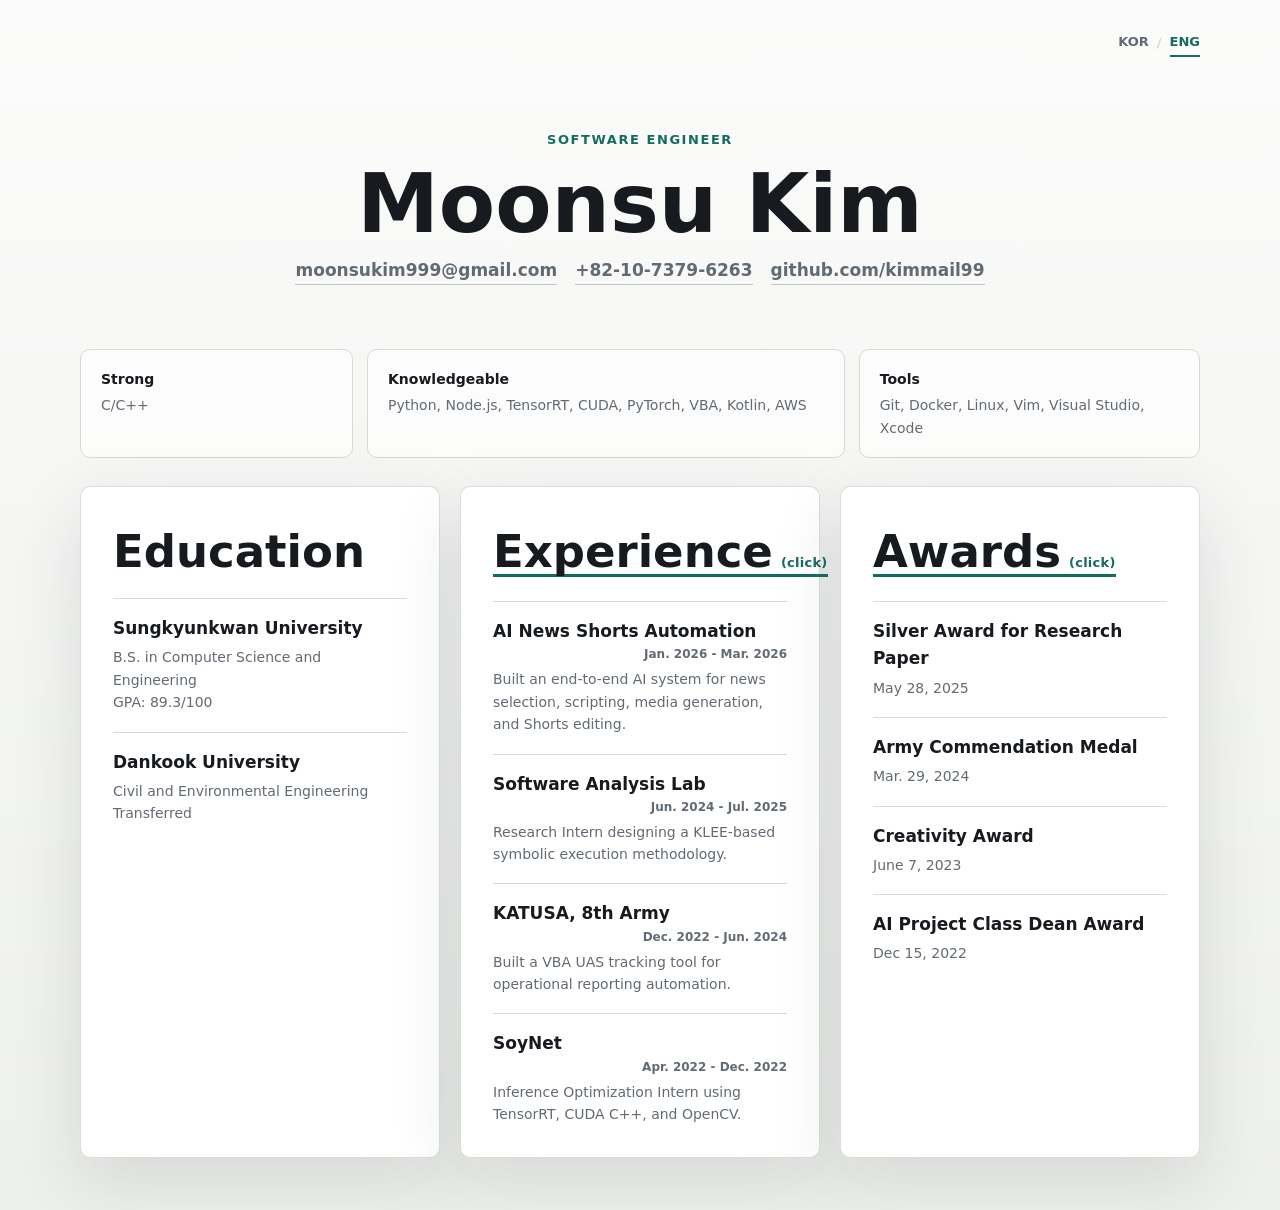
<file: index.html>
<!DOCTYPE html>
<html lang="en">
<head>
  <meta charset="UTF-8" />
  <meta name="viewport" content="width=device-width, initial-scale=1.0" />
  <meta
    name="description"
    content="Moonsu Kim, software engineer focused on AI optimization, software verification, and automation."
  />
  <title>Moonsu Kim | Software Engineer</title>
  <link rel="stylesheet" href="style.css" />
  <link rel="alternate" hreflang="ko" href="index-ko.html" />
  <link rel="alternate" hreflang="en" href="index.html" />
</head>
<body>
  <main class="home-shell">
    <nav class="language-switch" aria-label="Language">
      <a href="index-ko.html" lang="ko">KOR</a>
      <span aria-hidden="true">/</span>
      <a href="index.html" aria-current="page">ENG</a>
    </nav>
    <section class="hero-center" aria-labelledby="page-title">
      <p class="role">Software Engineer</p>
      <h1 id="page-title">Moonsu Kim</h1>
      <div class="contact-line" aria-label="Contact information">
        <a href="mailto:moonsukim999@gmail.com">moonsukim999@gmail.com</a>
        <span>+82-10-7379-6263</span>
        <a href="https://github.com/kimmail99">github.com/kimmail99</a>
      </div>
    </section>

    <section class="skills-strip" aria-label="Skills">
      <p><strong>Strong</strong> C/C++</p>
      <p><strong>Knowledgeable</strong> Python, Node.js, TensorRT, CUDA, PyTorch, VBA, Kotlin, AWS</p>
      <p><strong>Tools</strong> Git, Docker, Linux, Vim, Visual Studio, Xcode</p>
    </section>

    <section class="quick-grid" aria-label="Portfolio overview">
      <article class="feature-card education-card">
        <h2>Education</h2>
        <div class="mini-list">
            <p><strong>Sungkyunkwan University</strong><span>B.S. in Computer Science and Engineering</span><span>GPA: 89.3/100 </span></p>
            <p><strong>Dankook University</strong><span>Civil and Environmental Engineering</span><span>Transferred</span></p>
        </div>
      </article>

      <article class="feature-card">
        <h2>
          <a href="experience.html">Experience <span class="click-hint">(click)</span></a>
        </h2>
        <div class="mini-list">
          <p>
            <span class="mini-row"><strong>AI News Shorts Automation</strong><time>Jan. 2026 - Mar. 2026</time></span>
            <span>Built an end-to-end AI system for news selection, scripting, media generation, and Shorts editing.</span>
          </p>
          <p>
            <span class="mini-row"><strong>Software Analysis Lab</strong><time>Jun. 2024 - Jul. 2025</time></span>
            <span>Research Intern designing a KLEE-based symbolic execution methodology.</span>
          </p>
          <p>
            <span class="mini-row"><strong>KATUSA, 8th Army</strong><time>Dec. 2022 - Jun. 2024</time></span>
            <span>Built a VBA UAS tracking tool for operational reporting automation.</span>
          </p>
          <p>
            <span class="mini-row"><strong>SoyNet</strong><time>Apr. 2022 - Dec. 2022</time></span>
            <span>Inference Optimization Intern using TensorRT, CUDA C++, and OpenCV.</span>
          </p>
        </div>
      </article>

      <article class="feature-card">
        <h2>
          <a href="awards.html">Awards <span class="click-hint">(click)</span></a>
        </h2>
        <div class="mini-list">
          <p><strong>Silver Award for Research Paper</strong><span>May 28, 2025</span></p>
          <p><strong>Army Commendation Medal</strong><span>Mar. 29, 2024</span></p>
          <p><strong>Creativity Award</strong><span>June 7, 2023</span></p>
          <p><strong>AI Project Class Dean Award</strong><span>Dec 15, 2022</span></p>
        </div>
      </article>
    </section>
  </main>
</body>
</html>
</file>
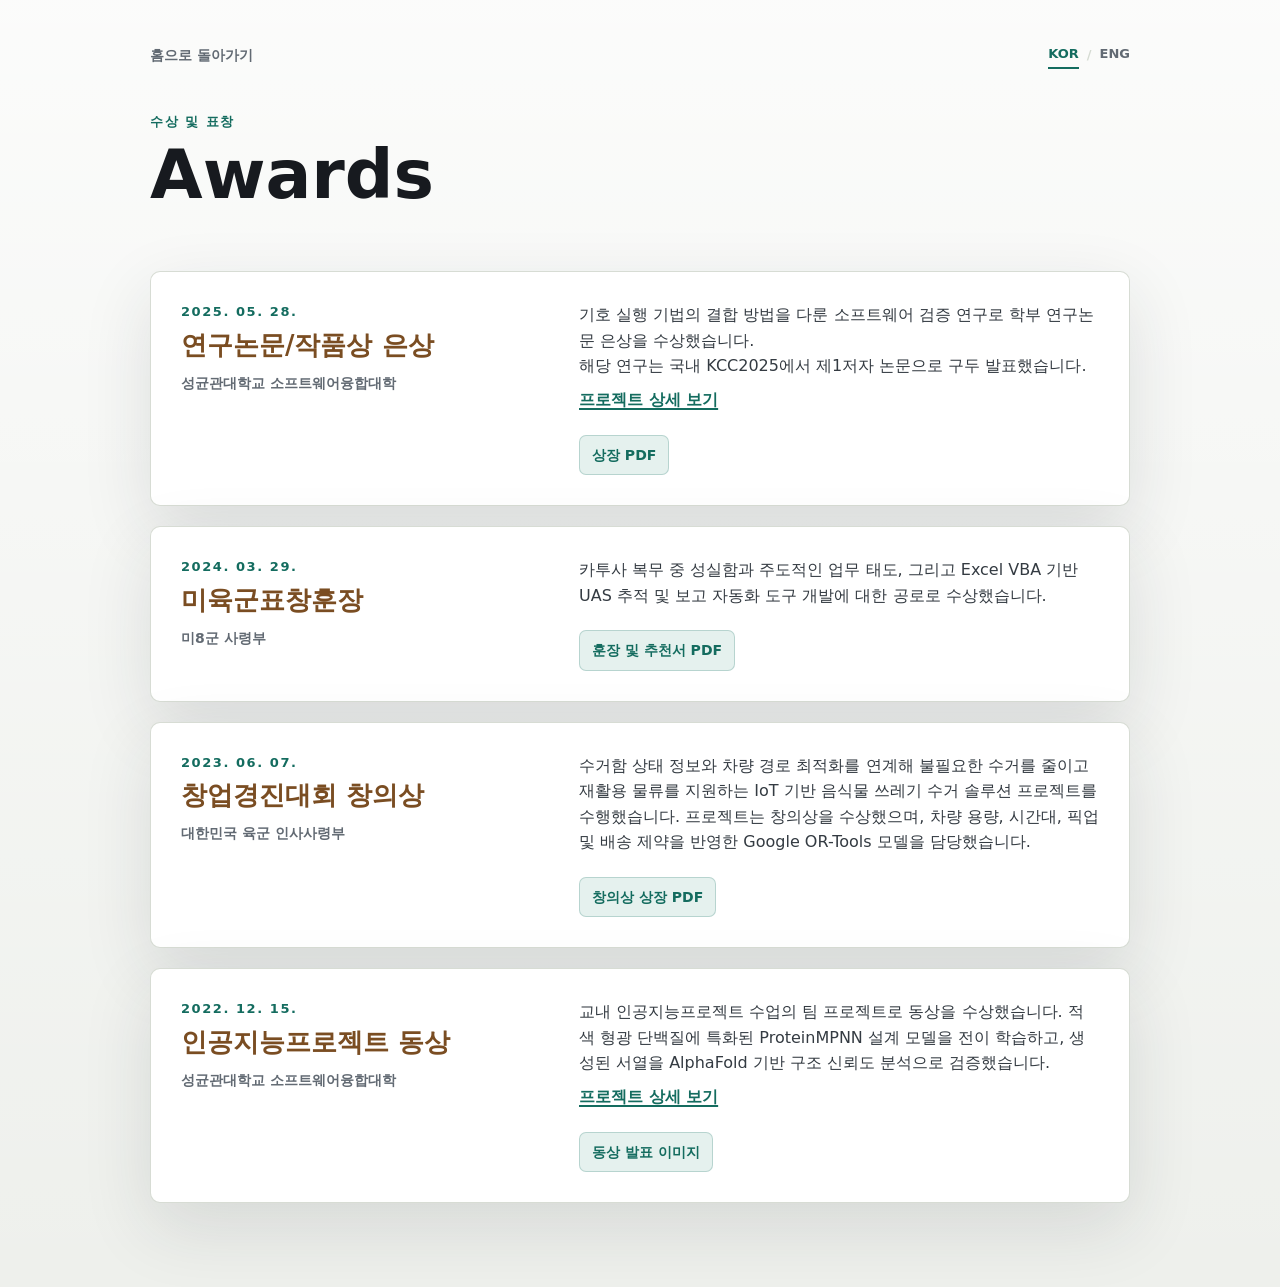
<file: awards-ko.html>
<!DOCTYPE html>
<html lang="ko">
<head>
  <meta charset="UTF-8" />
  <meta name="viewport" content="width=device-width, initial-scale=1.0" />
  <title>Awards | 김문수</title>
  <link rel="stylesheet" href="style.css" />
  <link rel="alternate" hreflang="ko" href="awards-ko.html" />
  <link rel="alternate" hreflang="en" href="awards.html" />
</head>
<body>
  <header class="page-header">
    <nav class="language-switch" aria-label="언어 선택">
      <a href="awards-ko.html" aria-current="page">KOR</a>
      <span aria-hidden="true">/</span>
      <a href="awards.html" lang="en">ENG</a>
    </nav>
    <a class="back-link" href="index-ko.html">홈으로 돌아가기</a>
    <p class="role">수상 및 표창</p>
    <h1>Awards</h1>
  </header>

  <main class="detail-shell">
    <article class="detail-card award-card">
      <div class="detail-title">
        <p class="card-kicker">2025. 05. 28.</p>
        <h2>연구논문/작품상 은상</h2>
        <span>성균관대학교 소프트웨어융합대학</span>
      </div>
      <div class="detail-body">
        <p>
          기호 실행 기법의 결합 방법을 다룬 소프트웨어 검증 연구로 학부 연구논문
          은상을 수상했습니다.<br>해당 연구는 국내 KCC2025에서 제1저자 논문으로
          구두 발표했습니다.<br>
          <a class="text-link" href="experience-ko.html#software-analysis-lab">프로젝트 상세 보기</a>
        </p>
        <div class="evidence-row">
          <a href="assets/documents/research-paper-silver-award.pdf">상장 PDF</a>
        </div>
      </div>
    </article>

    <article class="detail-card award-card">
      <div class="detail-title">
        <p class="card-kicker">2024. 03. 29.</p>
        <h2>미육군표창훈장</h2>
        <span>미8군 사령부</span>
      </div>
      <div class="detail-body">
        <p>
          카투사 복무 중 성실함과 주도적인 업무 태도, 그리고 Excel VBA 기반 UAS
          추적 및 보고 자동화 도구 개발에 대한 공로로 수상했습니다.
        </p>
        <div class="evidence-row">
          <a href="assets/documents/army-commendation-medal-and-recommendation.pdf">훈장 및 추천서 PDF</a>
        </div>
      </div>
    </article>

    <article class="detail-card award-card">
      <div class="detail-title">
        <p class="card-kicker">2023. 06. 07.</p>
        <h2>창업경진대회 창의상</h2>
        <span>대한민국 육군 인사사령부</span>
      </div>
      <div class="detail-body">
        <p>
          수거함 상태 정보와 차량 경로 최적화를 연계해 불필요한 수거를 줄이고 재활용
          물류를 지원하는 IoT 기반 음식물 쓰레기 수거 솔루션 프로젝트를 수행했습니다. 프로젝트는
          창의상을 수상했으며, 차량 용량, 시간대, 픽업 및 배송 제약을 반영한 Google
          OR-Tools 모델을 담당했습니다.
        </p>
        <div class="evidence-row">
          <a href="assets/documents/startup-competition-creativity-award.pdf">창의상 상장 PDF</a>
        </div>
      </div>
    </article>

    <article class="detail-card award-card">
      <div class="detail-title">
        <p class="card-kicker">2022. 12. 15.</p>
        <h2>인공지능프로젝트 동상</h2>
        <span>성균관대학교 소프트웨어융합대학</span>
      </div>
      <div class="detail-body">
        <p>
          교내 인공지능프로젝트 수업의 팀 프로젝트로 동상을 수상했습니다. 적색 형광
          단백질에 특화된 ProteinMPNN 설계 모델을 전이 학습하고, 생성된 서열을
          AlphaFold 기반 구조 신뢰도 분석으로 검증했습니다.<br>
          <a class="text-link" href="experience-ko.html#proteinmpnn-transfer-learning">프로젝트 상세 보기</a>
        </p>
        <div class="evidence-row">
          <a href="assets/images/ai-project-class-dean-award.png">동상 발표 이미지</a>
        </div>
      </div>
    </article>
  </main>
</body>
</html>
</file>
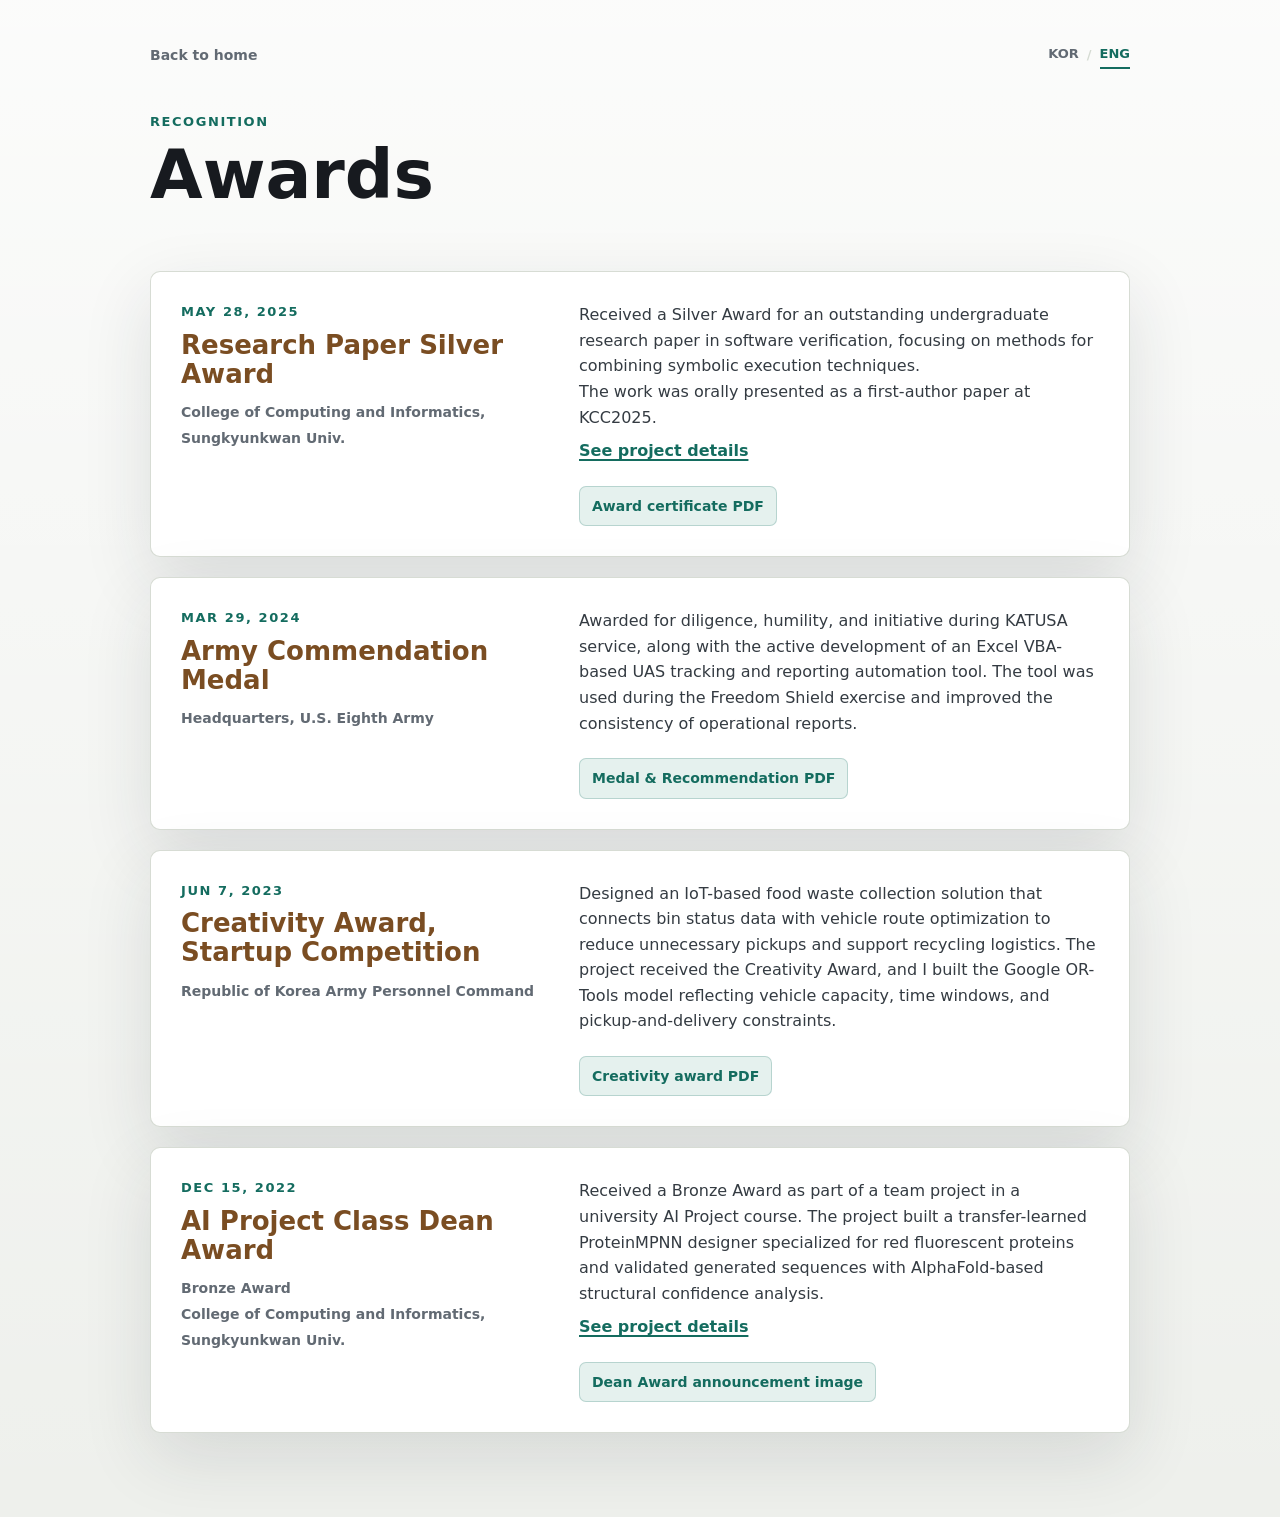
<file: awards.html>
<!DOCTYPE html>
<html lang="en">
<head>
  <meta charset="UTF-8" />
  <meta name="viewport" content="width=device-width, initial-scale=1.0" />
  <title>Awards | Moonsu Kim</title>
  <link rel="stylesheet" href="style.css" />
  <link rel="alternate" hreflang="ko" href="awards-ko.html" />
  <link rel="alternate" hreflang="en" href="awards.html" />
</head>
<body>
  <header class="page-header">
    <nav class="language-switch" aria-label="Language">
      <a href="awards-ko.html" lang="ko">KOR</a>
      <span aria-hidden="true">/</span>
      <a href="awards.html" aria-current="page">ENG</a>
    </nav>
    <a class="back-link" href="index.html">Back to home</a>
    <p class="role">Recognition</p>
    <h1>Awards</h1>
  </header>

  <main class="detail-shell">
    <article class="detail-card award-card">
      <div class="detail-title">
        <p class="card-kicker">May 28, 2025</p>
        <h2>Research Paper Silver Award</h2>
        <span>College of Computing and Informatics, Sungkyunkwan Univ.</span>
      </div>
      <div class="detail-body">
        <p>
          Received a Silver Award for an outstanding undergraduate research paper in
          software verification, focusing on methods for combining symbolic execution
          techniques. <br>The work was orally presented as a first-author paper at KCC2025.<br>
          <a class="text-link" href="experience.html#software-analysis-lab">See project details</a>
        </p>
        <div class="evidence-row">
          <a href="assets/documents/research-paper-silver-award.pdf">Award certificate PDF</a>
        </div>
      </div>
    </article>
    <article class="detail-card award-card">
      <div class="detail-title">
        <p class="card-kicker">Mar 29, 2024</p>
        <h2>Army Commendation Medal</h2>
        <span>Headquarters, U.S. Eighth Army</span>
      </div>
      <div class="detail-body">
        <p>
          Awarded for diligence, humility, and initiative during KATUSA service, along
          with the active development of an Excel VBA-based UAS tracking and reporting
          automation tool. The tool was used during the Freedom Shield exercise and
          improved the consistency of operational reports.
        </p>
        <div class="evidence-row">
          <a href="assets/documents/army-commendation-medal-and-recommendation.pdf">Medal & Recommendation PDF</a>
        </div>
      </div>
    </article>
    <article class="detail-card award-card">
      <div class="detail-title">
        <p class="card-kicker">Jun 7, 2023</p>
        <h2>Creativity Award, Startup Competition</h2>
        <span>Republic of Korea Army Personnel Command</span>
      </div>
      <div class="detail-body">
        <p>
          Designed an IoT-based food waste collection solution that connects bin status
          data with vehicle route optimization to reduce unnecessary pickups and support
          recycling logistics. The project received the Creativity Award, and I built
          the Google OR-Tools model reflecting vehicle capacity, time windows, and
          pickup-and-delivery constraints.
        </p>
        <div class="evidence-row">
          <a href="assets/documents/startup-competition-creativity-award.pdf">Creativity award PDF</a>
        </div>
      </div>
    </article>
        <article class="detail-card award-card">
      <div class="detail-title">
        <p class="card-kicker">Dec 15, 2022</p>
        <h2>AI Project Class Dean Award</h2>
        <span>Bronze Award<br>College of Computing and Informatics, Sungkyunkwan Univ.</span>
      </div>
      <div class="detail-body">
        <p>
          Received a Bronze Award as part of a team project in a university AI Project
          course. The project built a transfer-learned ProteinMPNN designer specialized
          for red fluorescent proteins and validated generated sequences with
          AlphaFold-based structural confidence analysis.<br>
          <a class="text-link" href="experience.html#proteinmpnn-transfer-learning">See project details</a>
        </p>
        <div class="evidence-row">
          <a href="assets/images/ai-project-class-dean-award.png">Dean Award announcement image</a>
        </div>
      </div>
    </article>
  </main>
</body>
</html>
</file>
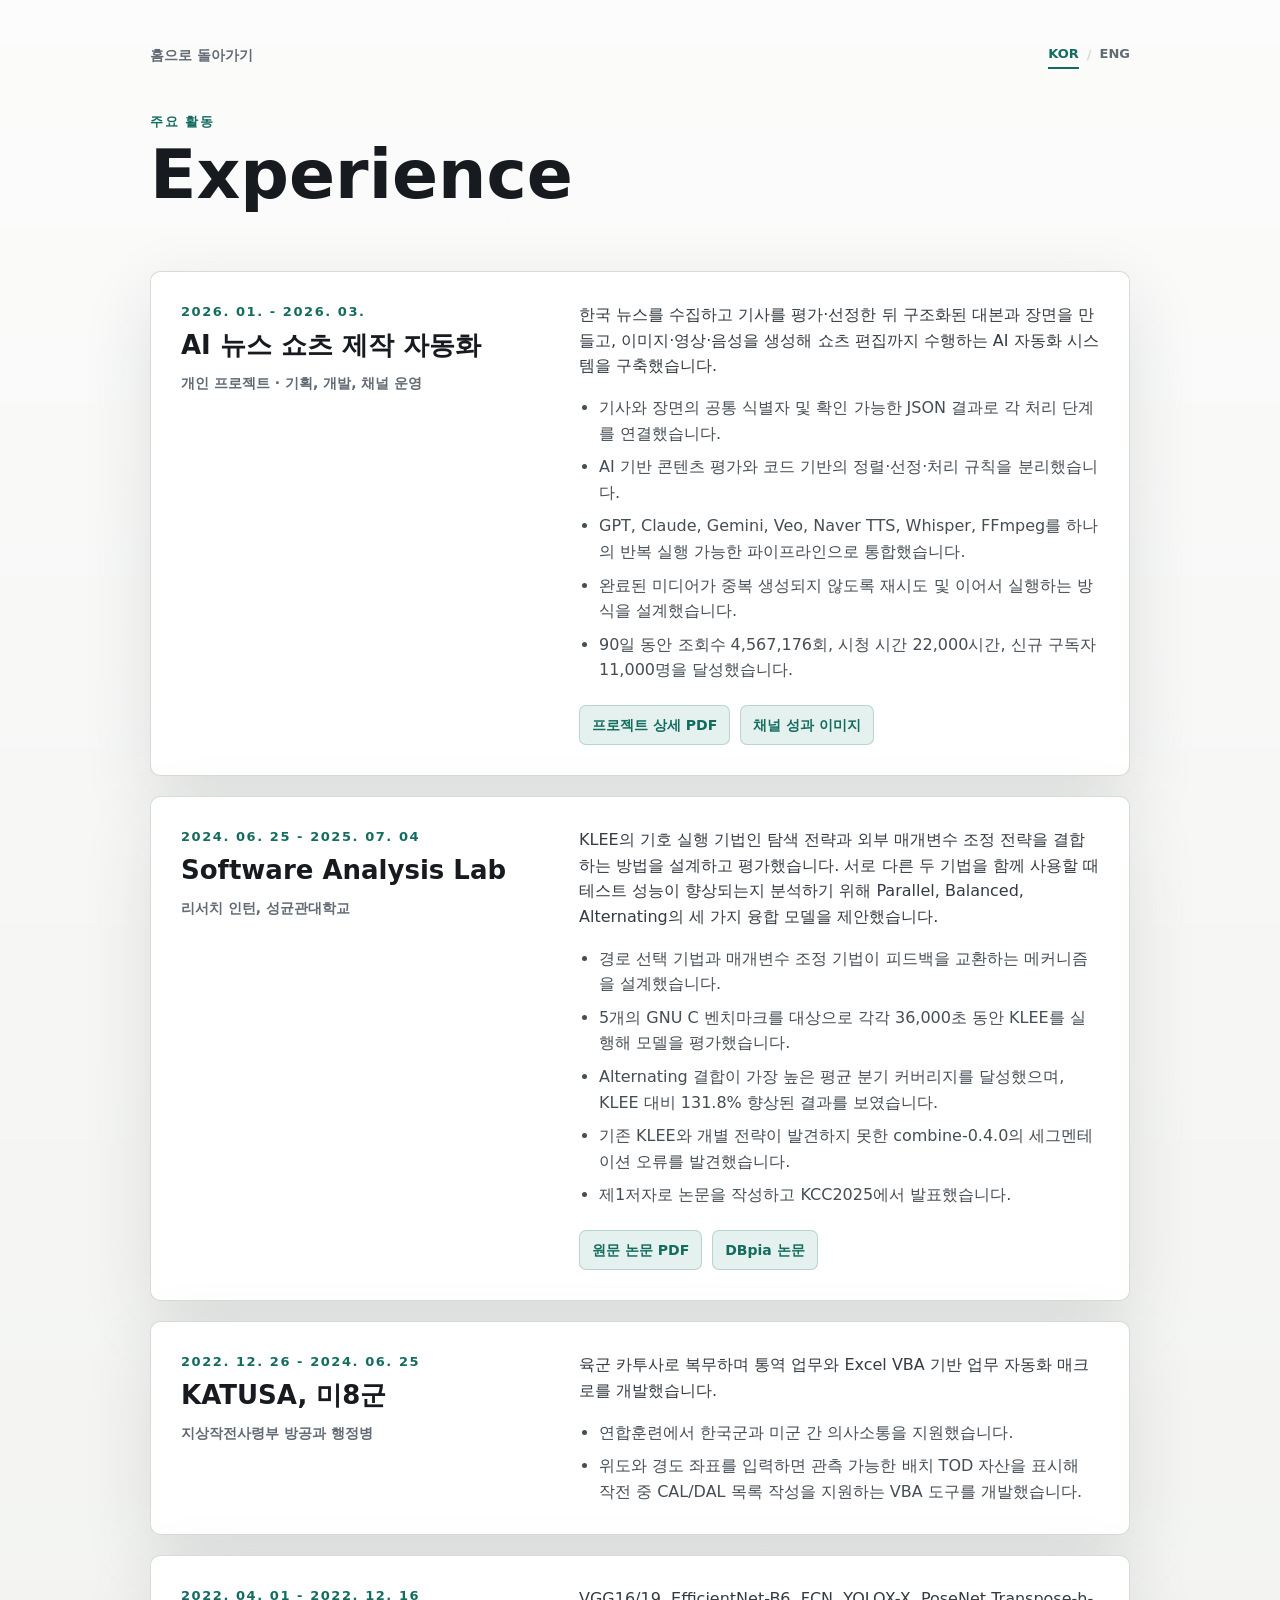
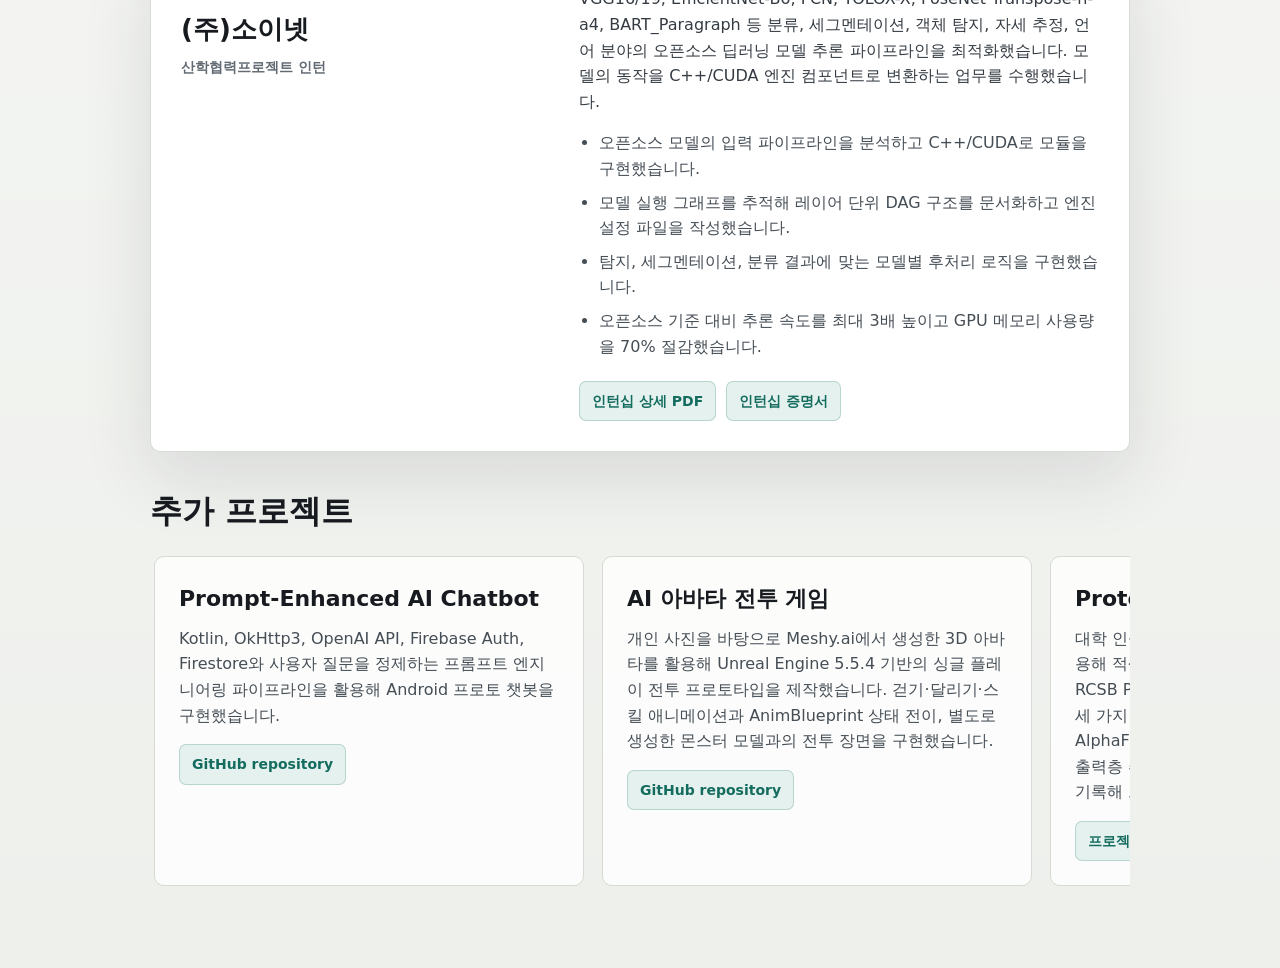
<file: experience-ko.html>
<!DOCTYPE html>
<html lang="ko">
<head>
  <meta charset="UTF-8" />
  <meta name="viewport" content="width=device-width, initial-scale=1.0" />
  <title>Experience | 김문수</title>
  <link rel="stylesheet" href="style.css" />
  <link rel="alternate" hreflang="ko" href="experience-ko.html" />
  <link rel="alternate" hreflang="en" href="experience.html" />
</head>
<body>
  <header class="page-header">
    <nav class="language-switch" aria-label="언어 선택">
      <a href="experience-ko.html" aria-current="page">KOR</a>
      <span aria-hidden="true">/</span>
      <a href="experience.html" lang="en">ENG</a>
    </nav>
    <a class="back-link" href="index-ko.html">홈으로 돌아가기</a>
    <p class="role">주요 활동</p>
    <h1>Experience</h1>
  </header>

  <main class="detail-shell">
    <article id="ai-news-automation" class="detail-card">
      <div class="detail-title">
        <p class="card-kicker">2026. 01. - 2026. 03.</p>
        <h2>AI 뉴스 쇼츠 제작 자동화</h2>
        <span>개인 프로젝트 · 기획, 개발, 채널 운영</span>
      </div>
      <div class="detail-body">
        <p>
          한국 뉴스를 수집하고 기사를 평가·선정한 뒤 구조화된 대본과 장면을 만들고,
          이미지·영상·음성을 생성해 쇼츠 편집까지 수행하는 AI 자동화 시스템을 구축했습니다.
        </p>
        <ul>
          <li>기사와 장면의 공통 식별자 및 확인 가능한 JSON 결과로 각 처리 단계를 연결했습니다.</li>
          <li>AI 기반 콘텐츠 평가와 코드 기반의 정렬·선정·처리 규칙을 분리했습니다.</li>
          <li>GPT, Claude, Gemini, Veo, Naver TTS, Whisper, FFmpeg를 하나의 반복 실행 가능한 파이프라인으로 통합했습니다.</li>
          <li>완료된 미디어가 중복 생성되지 않도록 재시도 및 이어서 실행하는 방식을 설계했습니다.</li>
          <li>90일 동안 조회수 4,567,176회, 시청 시간 22,000시간, 신규 구독자 11,000명을 달성했습니다.</li>
        </ul>
        <div class="evidence-row">
          <a href="assets/documents/ai_news_automation_details_KR.pdf">프로젝트 상세 PDF</a>
          <a href="assets/images/ai-news-channel-performance.png">채널 성과 이미지</a>
        </div>
      </div>
    </article>

    <article id="software-analysis-lab" class="detail-card">
      <div class="detail-title">
        <p class="card-kicker">2024. 06. 25 - 2025. 07. 04</p>
        <h2>Software Analysis Lab</h2>
        <span>리서치 인턴, 성균관대학교</span>
      </div>
      <div class="detail-body">
        <p>
          KLEE의 기호 실행 기법인 탐색 전략과 외부 매개변수 조정 전략을
          결합하는 방법을 설계하고 평가했습니다. 서로 다른 두 기법을 함께 사용할 때
          테스트 성능이 향상되는지 분석하기 위해 Parallel, Balanced, Alternating의
          세 가지 융합 모델을 제안했습니다.
        </p>
        <ul>
          <li>경로 선택 기법과 매개변수 조정 기법이 피드백을 교환하는 메커니즘을 설계했습니다.</li>
          <li>5개의 GNU C 벤치마크를 대상으로 각각 36,000초 동안 KLEE를 실행해 모델을 평가했습니다.</li>
          <li>Alternating 결합이 가장 높은 평균 분기 커버리지를 달성했으며, KLEE 대비 131.8% 향상된 결과를 보였습니다.</li>
          <li>기존 KLEE와 개별 전략이 발견하지 못한 combine-0.4.0의 세그멘테이션 오류를 발견했습니다.</li>
          <li>제1저자로 논문을 작성하고 KCC2025에서 발표했습니다.</li>
        </ul>
        <div class="evidence-row">
          <a href="assets/documents/software-verification-paper.pdf">원문 논문 PDF</a>
          <a href="https://www.dbpia.co.kr/journal/articleDetail?nodeId=NODE12318186">DBpia 논문</a>
        </div>
      </div>
    </article>

    <article class="detail-card">
      <div class="detail-title">
        <p class="card-kicker">2022. 12. 26 - 2024. 06. 25</p>
        <h2>KATUSA, 미8군</h2>
        <span>지상작전사령부 방공과 행정병</span>
      </div>
      <div class="detail-body">
        <p>
          육군 카투사로 복무하며 통역 업무와 Excel VBA 기반 업무 자동화 매크로를 개발했습니다. 
        </p>
        <ul>
          <li>연합훈련에서 한국군과 미군 간 의사소통을 지원했습니다.</li>
          <li>위도와 경도 좌표를 입력하면 관측 가능한 배치 TOD 자산을 표시해 작전 중 CAL/DAL 목록 작성을 지원하는 VBA 도구를 개발했습니다.</li>
        </ul>
      </div>
    </article>

    <article id="soynet" class="detail-card">
      <div class="detail-title">
        <p class="card-kicker">2022. 04. 01 - 2022. 12. 16</p>
        <h2>(주)소이넷</h2>
        <span>산학협력프로젝트 인턴</span>
      </div>
      <div class="detail-body">
        <p>
          VGG16/19, EfficientNet-B6, FCN, YOLOX-X, PoseNet Transpose-h-a4,
          BART_Paragraph 등 분류, 세그멘테이션, 객체 탐지, 자세 추정, 언어 분야의
          오픈소스 딥러닝 모델 추론 파이프라인을 최적화했습니다. 모델의 동작을
          C++/CUDA 엔진 컴포넌트로 변환하는 업무를 수행했습니다.
        </p>
        <ul>
          <li>오픈소스 모델의 입력 파이프라인을 분석하고 C++/CUDA로 모듈을 구현했습니다.</li>
          <li>모델 실행 그래프를 추적해 레이어 단위 DAG 구조를 문서화하고 엔진 설정 파일을 작성했습니다.</li>
          <li>탐지, 세그멘테이션, 분류 결과에 맞는 모델별 후처리 로직을 구현했습니다.</li>
          <li>오픈소스 기준 대비 추론 속도를 최대 3배 높이고 GPU 메모리 사용량을 70% 절감했습니다.</li>
        </ul>
        <div class="evidence-row">
          <a href="assets/documents/soynet-internship-details_KR.pdf">인턴십 상세 PDF</a>
          <a href="assets/images/soynet_internship_certificate.jpg?v=2">인턴십 증명서</a>
        </div>
      </div>
    </article>

    <section class="project-note">
      <h2>추가 프로젝트</h2>
      <div class="project-scroller" aria-label="추가 프로젝트 목록">
        <article class="project-card">
          <h3>Prompt-Enhanced AI Chatbot</h3>
          <p>
            Kotlin, OkHttp3, OpenAI API, Firebase Auth, Firestore와 사용자 질문을
            정제하는 프롬프트 엔지니어링 파이프라인을 활용해 Android 프로토 챗봇을 구현했습니다.
          </p>
          <a href="https://github.com/kimmail99/Prompt_Enhanced_AI_ChatBot">GitHub repository</a>
        </article>
        <article class="project-card">
          <h3>AI 아바타 전투 게임</h3>
          <p>
            개인 사진을 바탕으로 Meshy.ai에서 생성한 3D 아바타를 활용해 Unreal Engine
            5.5.4 기반의 싱글 플레이 전투 프로토타입을 제작했습니다. 걷기·달리기·스킬
            애니메이션과 AnimBlueprint 상태 전이, 별도로 생성한 몬스터 모델과의 전투 장면을 구현했습니다.
          </p>
          <a href="https://github.com/kimmail99/Unreal_Project">GitHub repository</a>
        </article>
        <article id="proteinmpnn-transfer-learning" class="project-card">
          <h3>ProteinMPNN 전이 학습</h3>
          <p>
            대학 인공지능프로젝트 수업에서 ProteinMPNN을 활용해 적색형광단백질 특화 모델을 개발했습니다. 
            RCSB PDB에서 294개의 단백질 데이터를 선별하고 세 가지 전이학습 방식을 비교했습니다.
            MCCV와 AlphaFold v2로 성능과 구조 신뢰도를 검증했으며, 출력층 추가 학습 방식에서 평균 약 95의 pLDDT를 기록해 프로젝트 동상을 수상했습니다.
          </p>
          <a href="assets/documents/ai-project-class-paper.pdf">프로젝트 논문 PDF</a>
        </article>
      </div>
    </section>
  </main>
</body>
</html>
</file>
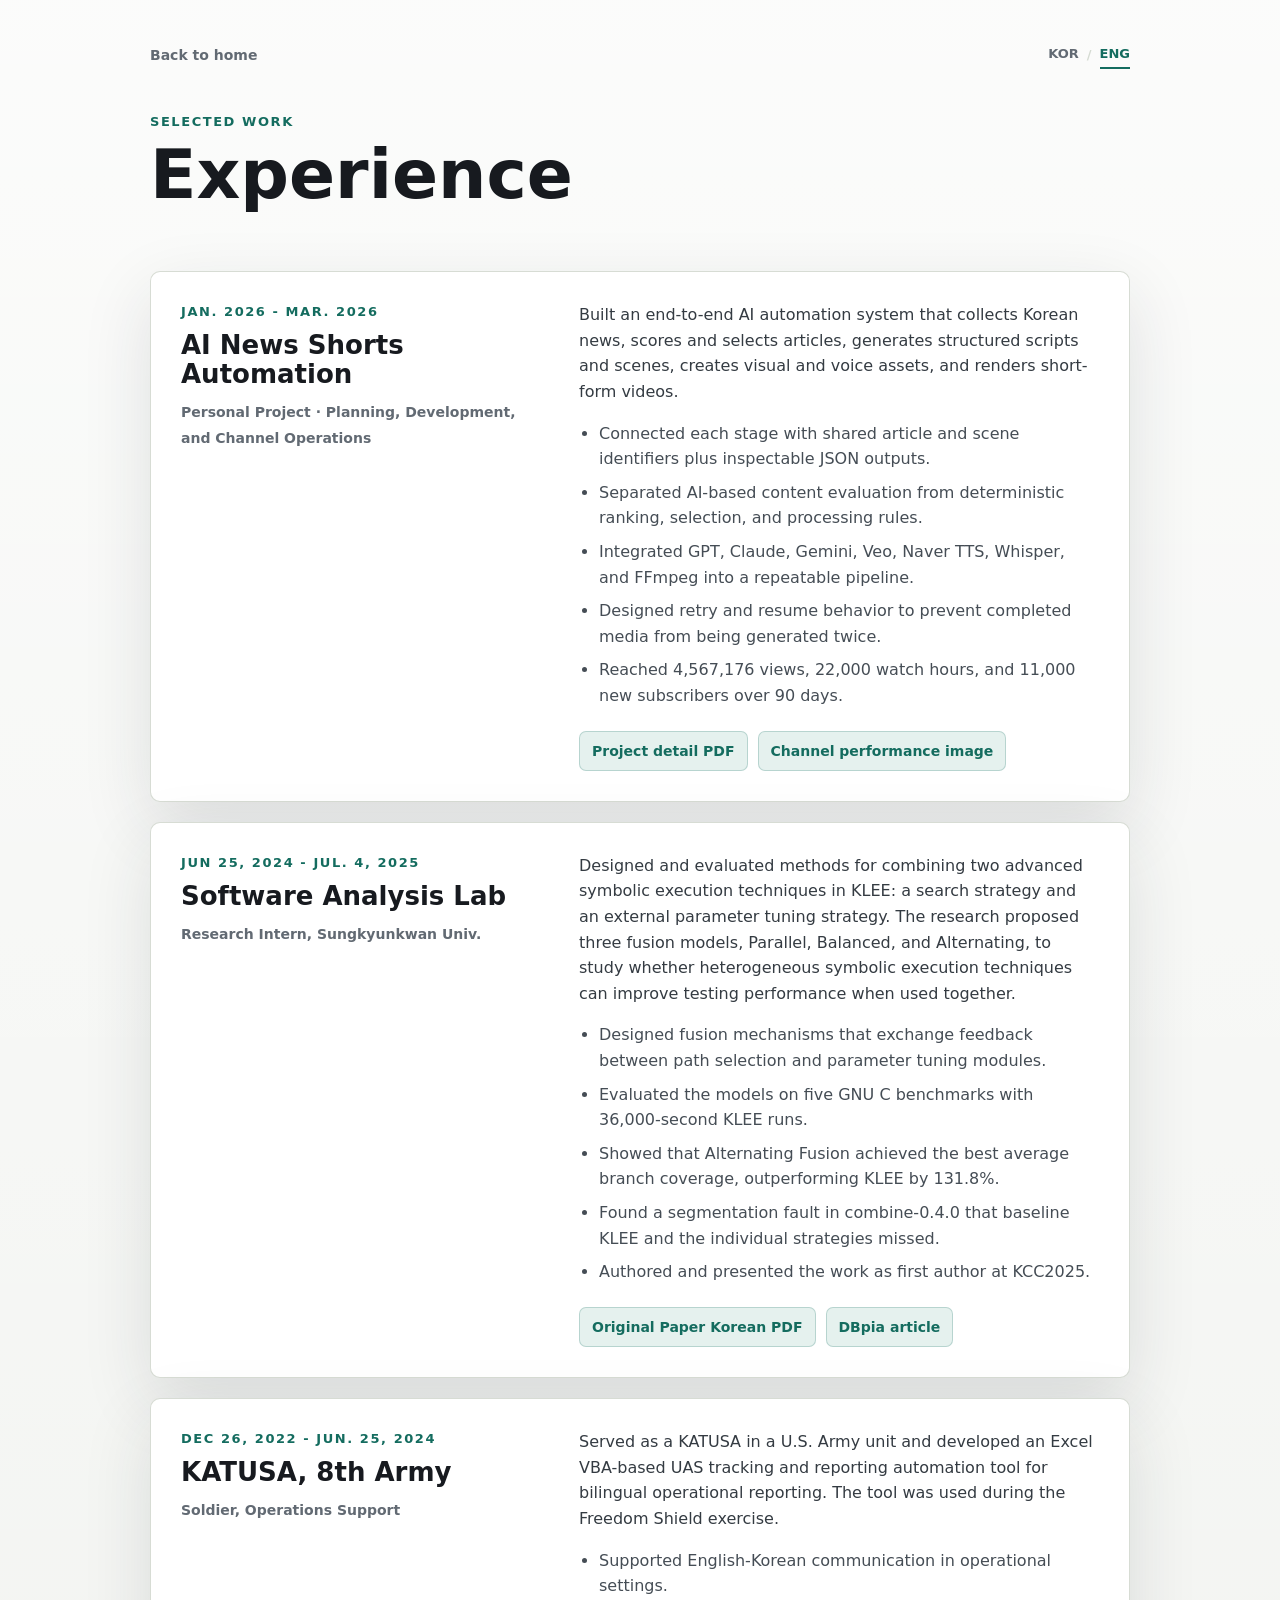
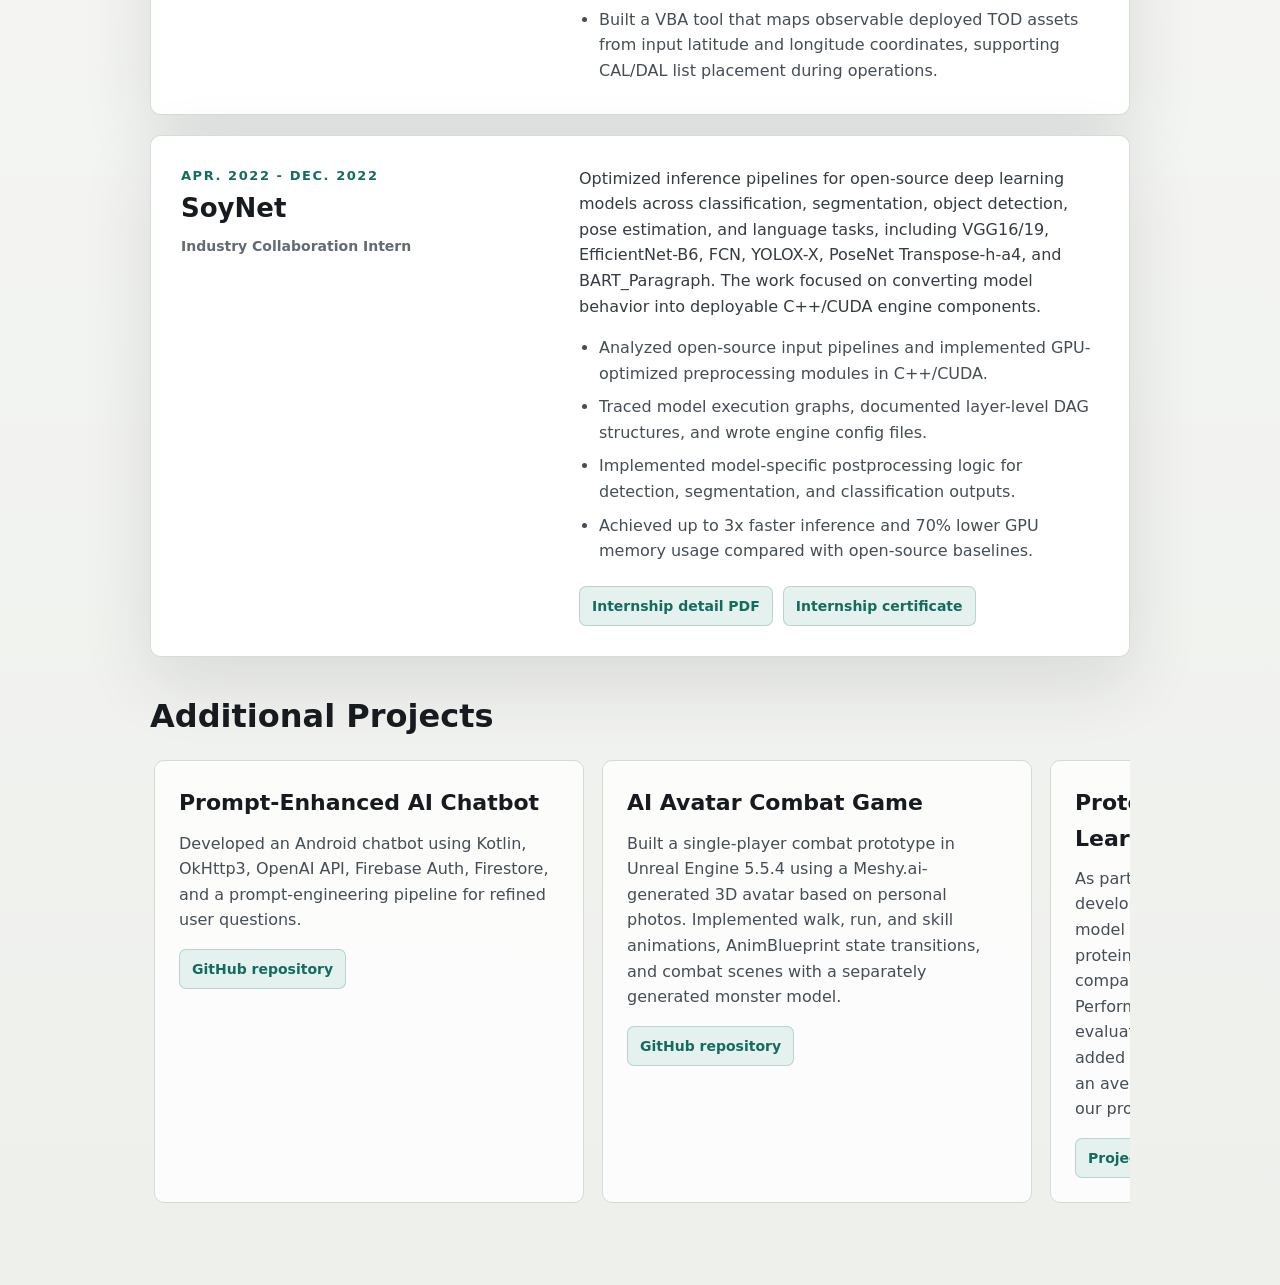
<file: experience.html>
<!DOCTYPE html>
<html lang="en">
<head>
  <meta charset="UTF-8" />
  <meta name="viewport" content="width=device-width, initial-scale=1.0" />
  <title>Experience | Moonsu Kim</title>
  <link rel="stylesheet" href="style.css" />
  <link rel="alternate" hreflang="ko" href="experience-ko.html" />
  <link rel="alternate" hreflang="en" href="experience.html" />
</head>
<body>
  <header class="page-header">
    <nav class="language-switch" aria-label="Language">
      <a href="experience-ko.html" lang="ko">KOR</a>
      <span aria-hidden="true">/</span>
      <a href="experience.html" aria-current="page">ENG</a>
    </nav>
    <a class="back-link" href="index.html">Back to home</a>
    <p class="role">Selected Work</p>
    <h1>Experience</h1>
  </header>

  <main class="detail-shell">
    <article id="ai-news-automation" class="detail-card">
      <div class="detail-title">
        <p class="card-kicker">Jan. 2026 - Mar. 2026</p>
        <h2>AI News Shorts Automation</h2>
        <span>Personal Project · Planning, Development, and Channel Operations</span>
      </div>
      <div class="detail-body">
        <p>
          Built an end-to-end AI automation system that collects Korean news, scores and
          selects articles, generates structured scripts and scenes, creates visual and
          voice assets, and renders short-form videos.
        </p>
        <ul>
          <li>Connected each stage with shared article and scene identifiers plus inspectable JSON outputs.</li>
          <li>Separated AI-based content evaluation from deterministic ranking, selection, and processing rules.</li>
          <li>Integrated GPT, Claude, Gemini, Veo, Naver TTS, Whisper, and FFmpeg into a repeatable pipeline.</li>
          <li>Designed retry and resume behavior to prevent completed media from being generated twice.</li>
          <li>Reached 4,567,176 views, 22,000 watch hours, and 11,000 new subscribers over 90 days.</li>
        </ul>
        <div class="evidence-row">
          <a href="assets/documents/ai_news_automation_details_EN.pdf">Project detail PDF</a>
          <a href="assets/images/ai-news-channel-performance.png">Channel performance image</a>
        </div>
      </div>
    </article>

    <article id="software-analysis-lab" class="detail-card">
      <div class="detail-title">
        <p class="card-kicker">Jun 25, 2024 - Jul. 4, 2025</p>
        <h2>Software Analysis Lab</h2>
        <span>Research Intern, Sungkyunkwan Univ.</span>
      </div>
      <div class="detail-body">
        <p>
          Designed and evaluated methods for combining two advanced symbolic execution
          techniques in KLEE: a search strategy and an external parameter tuning strategy.
          The research proposed three fusion models, Parallel, Balanced, and Alternating,
          to study whether heterogeneous symbolic execution techniques can improve
          testing performance when used together.
        </p>
        <ul>
          <li>Designed fusion mechanisms that exchange feedback between path selection and parameter tuning modules.</li>
          <li>Evaluated the models on five GNU C benchmarks with 36,000-second KLEE runs.</li>
          <li>Showed that Alternating Fusion achieved the best average branch coverage, outperforming KLEE by 131.8%.</li>
          <li>Found a segmentation fault in combine-0.4.0 that baseline KLEE and the individual strategies missed.</li>
          <li>Authored and presented the work as first author at KCC2025.</li>
        </ul>
        <div class="evidence-row">
          <a href="assets/documents/software-verification-paper.pdf">Original Paper Korean PDF</a>
          <a href="https://www.dbpia.co.kr/journal/articleDetail?nodeId=NODE12318186">DBpia article</a>
        </div>
      </div>
    </article>

    <article class="detail-card">
      <div class="detail-title">
        <p class="card-kicker">Dec 26, 2022 - Jun. 25, 2024</p>
        <h2>KATUSA, 8th Army</h2>
        <span>Soldier, Operations Support</span>
      </div>
      <div class="detail-body">
        <p>
          Served as a KATUSA in a U.S. Army unit and developed an Excel
          VBA-based UAS tracking and reporting automation tool for bilingual
          operational reporting. The tool was used during the Freedom Shield exercise.
        </p>
        <ul>
          <li>Supported English-Korean communication in operational settings.</li>
          <li>Built a VBA tool that maps observable deployed TOD assets from input latitude and longitude coordinates, supporting CAL/DAL list placement during operations.</li>
        </ul>
      </div>
    </article>

    <article id="soynet" class="detail-card">
      <div class="detail-title">
        <p class="card-kicker">Apr. 2022 - Dec. 2022</p>
        <h2>SoyNet</h2>
        <span>Industry Collaboration Intern</span>
      </div>
      <div class="detail-body">
        <p>
          Optimized inference pipelines for open-source deep learning models across
          classification, segmentation, object detection, pose estimation, and language
          tasks, including VGG16/19, EfficientNet-B6, FCN, YOLOX-X, PoseNet
          Transpose-h-a4, and BART_Paragraph. The work focused on converting model
          behavior into deployable C++/CUDA engine components.
        </p>
        <ul>
          <li>Analyzed open-source input pipelines and implemented GPU-optimized preprocessing modules in C++/CUDA.</li>
          <li>Traced model execution graphs, documented layer-level DAG structures, and wrote engine config files.</li>
          <li>Implemented model-specific postprocessing logic for detection, segmentation, and classification outputs.</li>
          <li>Achieved up to 3x faster inference and 70% lower GPU memory usage compared with open-source baselines.</li>
        </ul>
        <div class="evidence-row">
          <a href="assets/documents/soynet-internship-details.pdf">Internship detail PDF</a>
          <a href="assets/images/soynet_internship_certificate.jpg?v=2">Internship certificate</a>
        </div>
      </div>
    </article>

    <section class="project-note">
      <h2>Additional Projects</h2>
      <div class="project-scroller" aria-label="Additional projects carousel">
        <article class="project-card">
          <h3>Prompt-Enhanced AI Chatbot</h3>
          <p>
            Developed an Android chatbot using Kotlin, OkHttp3, OpenAI API, Firebase Auth,
            Firestore, and a prompt-engineering pipeline for refined user questions.
          </p>
          <a href="https://github.com/kimmail99/Prompt_Enhanced_AI_ChatBot">GitHub repository</a>
        </article>
        <article class="project-card">
          <h3>AI Avatar Combat Game</h3>
          <p>
            Built a single-player combat prototype in Unreal Engine 5.5.4 using a
            Meshy.ai-generated 3D avatar based on personal photos. Implemented walk,
            run, and skill animations, AnimBlueprint state transitions, and combat
            scenes with a separately generated monster model.
          </p>
          <a href="https://github.com/kimmail99/Unreal_Project">GitHub repository</a>
        </article>
        <article id="proteinmpnn-transfer-learning" class="project-card">
          <h3>ProteinMPNN Transfer Learning</h3>
          <p>
            As part of a university AI team project, we developed a red fluorescent protein-specific model using ProteinMPNN. 
            We selected 294 protein samples from the RCSB PDB and compared three transfer learning strategies. 
            Performance and structural reliability were evaluated using MCCV and AlphaFold v2. 
            The added output-layer training approach achieved an average pLDDT of approximately 95, and our project received a Bronze Award.
          </p>
          <a href="assets/documents/ai-project-class-paper.pdf">Project paper PDF</a>
        </article>
      </div>
    </section>
  </main>
</body>
</html>
</file>
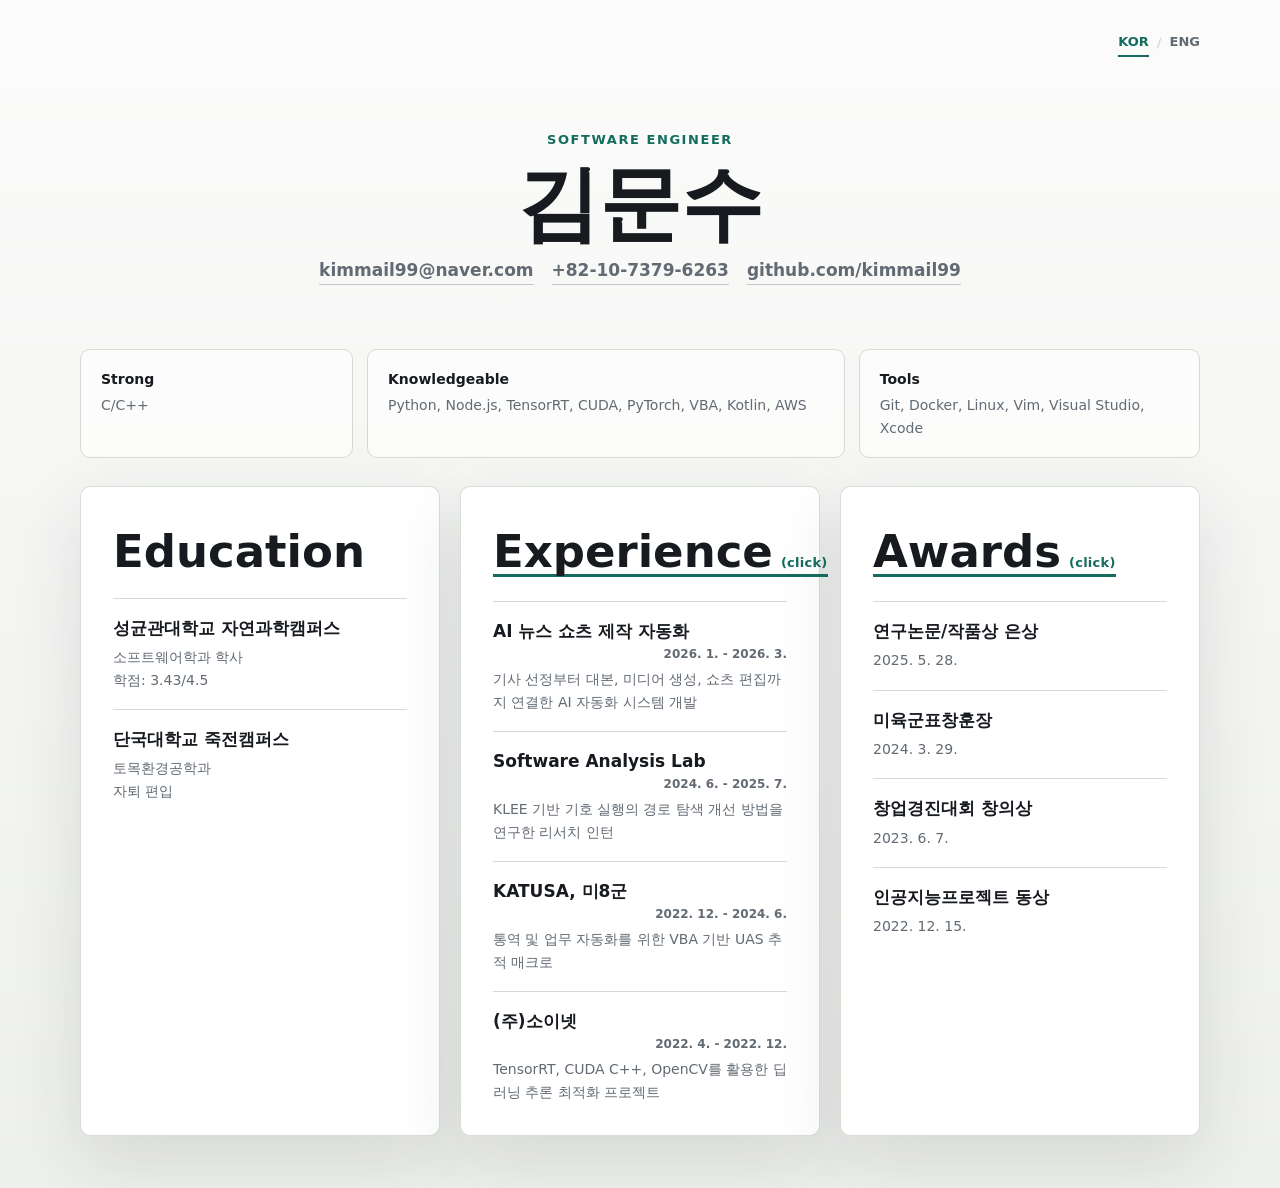
<file: index-ko.html>
<!DOCTYPE html>
<html lang="ko">
<head>
  <meta charset="UTF-8" />
  <meta name="viewport" content="width=device-width, initial-scale=1.0" />
  <meta
    name="description"
    content="AI 최적화, 소프트웨어 검증, 자동화에 집중하는 소프트웨어 엔지니어 김문수의 포트폴리오입니다."
  />
  <title>김문수 | Software Engineer</title>
  <link rel="stylesheet" href="style.css" />
  <link rel="alternate" hreflang="ko" href="index-ko.html" />
  <link rel="alternate" hreflang="en" href="index.html" />
</head>
<body>
  <main class="home-shell">
    <nav class="language-switch" aria-label="언어 선택">
      <a href="index-ko.html" aria-current="page">KOR</a>
      <span aria-hidden="true">/</span>
      <a href="index.html" lang="en">ENG</a>
    </nav>

    <section class="hero-center" aria-labelledby="page-title">
      <p class="role">Software Engineer</p>
      <h1 id="page-title">김문수</h1>
      <div class="contact-line" aria-label="연락처">
        <a href="mailto:kimmail99@naver.com">kimmail99@naver.com</a>
        <span>+82-10-7379-6263</span>
        <a href="https://github.com/kimmail99">github.com/kimmail99</a>
      </div>
    </section>

    <section class="skills-strip" aria-label="기술 역량">
      <p><strong>Strong</strong> C/C++</p>
      <p><strong>Knowledgeable</strong> Python, Node.js, TensorRT, CUDA, PyTorch, VBA, Kotlin, AWS</p>
      <p><strong>Tools</strong> Git, Docker, Linux, Vim, Visual Studio, Xcode</p>
    </section>

    <section class="quick-grid" aria-label="포트폴리오 요약">
      <article class="feature-card education-card">
        <h2>Education</h2>
        <div class="mini-list">
          <p><strong>성균관대학교 자연과학캠퍼스</strong><span>소프트웨어학과 학사</span><span>학점: 3.43/4.5</span></p>
          <p><strong>단국대학교 죽전캠퍼스</strong><span>토목환경공학과</span><span>자퇴 편입</span></p>
        </div>
      </article>

      <article class="feature-card">
        <h2>
          <a href="experience-ko.html">Experience <span class="click-hint">(click)</span></a>
        </h2>
        <div class="mini-list">
          <p>
            <span class="mini-row"><strong>AI 뉴스 쇼츠 제작 자동화</strong><time>2026. 1. - 2026. 3.</time></span>
            <span>기사 선정부터 대본, 미디어 생성, 쇼츠 편집까지 연결한 AI 자동화 시스템 개발</span>
          </p>
          <p>
            <span class="mini-row"><strong>Software Analysis Lab</strong><time>2024. 6. - 2025. 7.</time></span>
            <span>KLEE 기반 기호 실행의 경로 탐색 개선 방법을 연구한 리서치 인턴</span>
          </p>
          <p>
            <span class="mini-row"><strong>KATUSA, 미8군</strong><time>2022. 12. - 2024. 6.</time></span>
            <span>통역 및 업무 자동화를 위한 VBA 기반 UAS 추적 매크로</span>
          </p>
          <p>
            <span class="mini-row"><strong>(주)소이넷</strong><time>2022. 4. - 2022. 12.</time></span>
            <span>TensorRT, CUDA C++, OpenCV를 활용한 딥러닝 추론 최적화 프로젝트</span>
          </p>
        </div>
      </article>

      <article class="feature-card">
        <h2>
          <a href="awards-ko.html">Awards <span class="click-hint">(click)</span></a>
        </h2>
        <div class="mini-list">
          <p><strong>연구논문/작품상 은상</strong><span>2025. 5. 28.</span></p>
          <p><strong>미육군표창훈장</strong><span>2024. 3. 29.</span></p>
          <p><strong>창업경진대회 창의상</strong><span>2023. 6. 7.</span></p>
          <p><strong>인공지능프로젝트 동상</strong><span>2022. 12. 15.</span></p>
        </div>
      </article>
    </section>
  </main>
</body>
</html>
</file>
<file: style.css>
:root {
  color-scheme: light;
  --bg: #eef0ec;
  --panel: #ffffff;
  --ink: #171a1f;
  --muted: #626a73;
  --line: #d5dbd2;
  --accent: #146c5f;
  --accent-2: #7a4d22;
  --soft: #e5f1ee;
  --shadow: 0 24px 70px rgba(35, 39, 47, 0.12);
}

* {
  box-sizing: border-box;
}

html {
  scroll-behavior: smooth;
}

body {
  margin: 0;
  background:
    linear-gradient(180deg, rgba(255, 255, 255, 0.78), rgba(255, 255, 255, 0)),
    var(--bg);
  color: var(--ink);
  font-family: Inter, ui-sans-serif, system-ui, -apple-system, BlinkMacSystemFont, "Segoe UI", sans-serif;
  line-height: 1.6;
}

a {
  color: inherit;
  text-decoration: none;
}

a:hover {
  color: var(--accent);
}

.text-link {
  display: inline-block;
  margin-top: 8px;
  color: var(--accent);
  font-weight: 800;
  text-decoration: underline;
  text-decoration-thickness: 1.5px;
  text-underline-offset: 3px;
}

.home-shell {
  position: relative;
  width: min(1120px, calc(100% - 40px));
  min-height: 100vh;
  margin: 0 auto;
  padding: 72px 0 52px;
}

.language-switch {
  position: absolute;
  top: 30px;
  right: 0;
  display: flex;
  align-items: center;
  gap: 8px;
  color: var(--muted);
  font-size: 13px;
  font-weight: 800;
}

.language-switch span {
  color: var(--line);
}

.language-switch a {
  padding: 2px 0;
  border-bottom: 2px solid transparent;
}

.language-switch a[aria-current="page"] {
  border-bottom-color: var(--accent);
  color: var(--accent);
}

.hero-center {
  display: grid;
  justify-items: center;
  gap: 12px;
  padding: 58px 0 42px;
  text-align: center;
}

.role,
.card-kicker {
  margin: 0;
  color: var(--accent);
  font-size: 13px;
  font-weight: 850;
  letter-spacing: 0.12em;
  text-transform: uppercase;
}

h1,
h2,
h3,
p {
  margin-top: 0;
}

.hero-center h1 {
  margin: 0;
  font-size: clamp(44px, 7vw, 82px);
  line-height: 1;
  letter-spacing: 0;
}

.contact-line {
  display: flex;
  flex-wrap: wrap;
  justify-content: center;
  gap: 8px 18px;
  color: var(--muted);
  font-size: clamp(14px, 2vw, 17px);
  font-weight: 650;
}

.contact-line a,
.contact-line span {
  border-bottom: 1px solid rgba(98, 106, 115, 0.35);
}

.quick-grid {
  display: grid;
  grid-template-columns: repeat(3, minmax(0, 1fr));
  gap: 20px;
  margin-top: 28px;
}

.feature-card {
  min-height: 390px;
  padding: 32px;
  border: 1px solid rgba(213, 219, 210, 0.9);
  border-radius: 10px;
  background: var(--panel);
  box-shadow: var(--shadow);
  transition: transform 180ms ease, box-shadow 180ms ease, border-color 180ms ease;
}

.feature-card:hover {
  transform: translateY(-4px);
  border-color: rgba(20, 108, 95, 0.35);
  box-shadow: 0 30px 90px rgba(35, 39, 47, 0.16);
}

.feature-card h2 {
  margin: 10px 0 24px;
  font-size: clamp(31px, 4vw, 45px);
  line-height: 1;
}

.feature-card h2 a {
  display: inline-flex;
  align-items: baseline;
  gap: 8px;
  border-bottom: 3px solid var(--accent);
}

.click-hint {
  color: var(--accent);
  font-size: 13px;
  font-weight: 800;
  letter-spacing: 0.02em;
}

.education-card:hover {
  transform: none;
  border-color: rgba(213, 219, 210, 0.9);
}

.mini-list {
  display: grid;
  gap: 18px;
}

.mini-list p {
  margin: 0;
  padding-top: 16px;
  border-top: 1px solid var(--line);
}

.mini-list strong {
  display: block;
  margin-bottom: 4px;
  font-size: 17px;
}

.mini-row {
  display: flex;
  flex-direction: column;
  gap: 2px;
  margin-bottom: 6px;
}

.mini-list .mini-row strong {
  display: inline;
  margin-bottom: 0;
  color: var(--ink);
  min-width: 0;
}

.mini-row time {
  align-self: flex-end;
  color: var(--muted);
  font-size: 12px;
  font-weight: 800;
  line-height: 1.25;
  white-space: nowrap;
}

.mini-list span {
  display: block;
  color: var(--muted);
  font-size: 14px;
}

.mini-list .mini-row {
  display: flex;
  color: inherit;
  font-size: inherit;
}

.skills-strip {
  display: grid;
  grid-template-columns: 0.8fr 1.4fr 1fr;
  gap: 14px;
  margin-top: 22px;
}

.skills-strip p {
  margin: 0;
  padding: 18px 20px;
  border: 1px solid var(--line);
  border-radius: 10px;
  background: rgba(255, 255, 255, 0.66);
  color: var(--muted);
  font-size: 14px;
}

.skills-strip strong {
  display: block;
  margin-bottom: 4px;
  color: var(--ink);
}

.page-header {
  position: relative;
  width: min(980px, calc(100% - 40px));
  margin: 0 auto;
  padding: 42px 0 28px;
}

.page-header .language-switch {
  top: 42px;
}

.back-link {
  display: inline-flex;
  margin-bottom: 46px;
  color: var(--muted);
  font-size: 14px;
  font-weight: 750;
}

.page-header h1 {
  max-width: 780px;
  margin: 8px 0 18px;
  font-size: clamp(38px, 6vw, 68px);
  line-height: 1;
}

.page-header p:last-child {
  max-width: 720px;
  margin-bottom: 0;
  color: #3d444b;
  font-size: 19px;
}

.detail-shell {
  width: min(980px, calc(100% - 40px));
  margin: 0 auto;
  padding: 16px 0 64px;
}

.detail-card {
  display: grid;
  grid-template-columns: 360px minmax(0, 1fr);
  gap: 38px;
  margin-bottom: 20px;
  padding: 30px;
  border: 1px solid rgba(213, 219, 210, 0.95);
  border-radius: 10px;
  background: var(--panel);
  box-shadow: var(--shadow);
  scroll-margin-top: 24px;
}

.detail-card:target,
.project-card:target {
  border-color: rgba(37, 99, 235, 0.38);
  background: #eef6ff;
  box-shadow: 0 24px 70px rgba(37, 99, 235, 0.16);
}

.detail-title h2 {
  margin: 8px 0 10px;
  font-size: 26px;
  line-height: 1.12;
}

.detail-title span {
  color: var(--muted);
  font-size: 14px;
  font-weight: 750;
}

.detail-body p {
  margin-bottom: 16px;
  color: #343b42;
}

.detail-body ul {
  display: grid;
  gap: 8px;
  margin: 0;
  padding-left: 20px;
  color: #454d55;
}

.evidence-row {
  display: flex;
  flex-wrap: wrap;
  gap: 10px;
  margin-top: 22px;
}

.evidence-row a,
.project-card a {
  display: inline-flex;
  align-items: center;
  min-height: 38px;
  padding: 8px 12px;
  border: 1px solid rgba(20, 108, 95, 0.22);
  border-radius: 7px;
  background: var(--soft);
  color: var(--accent);
  font-size: 14px;
  font-weight: 800;
}

.project-note {
  margin-top: 34px;
}

.project-note h2 {
  margin-bottom: 14px;
  font-size: 32px;
}

.project-scroller {
  display: flex;
  gap: 18px;
  overflow-x: auto;
  overscroll-behavior-x: contain;
  padding: 4px 4px 18px;
  scroll-padding: 4px;
  scroll-snap-type: x mandatory;
  -webkit-overflow-scrolling: touch;
}

.project-scroller::-webkit-scrollbar {
  height: 10px;
}

.project-scroller::-webkit-scrollbar-track {
  background: rgba(213, 219, 210, 0.55);
  border-radius: 999px;
}

.project-scroller::-webkit-scrollbar-thumb {
  background: rgba(20, 108, 95, 0.42);
  border-radius: 999px;
}

.project-card {
  flex: 0 0 min(430px, 82vw);
  min-height: 255px;
  padding: 24px;
  border: 1px solid var(--line);
  border-radius: 10px;
  background: rgba(255, 255, 255, 0.78);
  scroll-snap-align: start;
  scroll-margin-left: 4px;
  scroll-margin-top: 24px;
}

.project-card h3 {
  margin-bottom: 10px;
  font-size: 22px;
}

.project-card p {
  color: #454d55;
}

.award-card .detail-title h2 {
  color: var(--accent-2);
}

@media (max-width: 900px) {
  .home-shell {
    padding-top: 44px;
  }

  .quick-grid,
  .skills-strip {
    grid-template-columns: 1fr;
  }

  .feature-card {
    min-height: auto;
  }

  .detail-card {
    grid-template-columns: 1fr;
    gap: 18px;
  }
}

@media (max-width: 560px) {
  .home-shell,
  .page-header,
  .detail-shell {
    width: min(100% - 28px, 980px);
  }

  .hero-center {
    padding-top: 38px;
  }

  .language-switch {
    top: 22px;
  }

  .page-header .language-switch {
    top: 42px;
  }

  .contact-line {
    flex-direction: column;
    align-items: center;
  }

  .feature-card,
  .detail-card {
    padding: 22px;
  }

  .feature-card h2 {
    font-size: 35px;
  }

  .mini-row time {
    white-space: normal;
  }

  .page-header h1 {
    font-size: 54px;
  }
}
</file>
